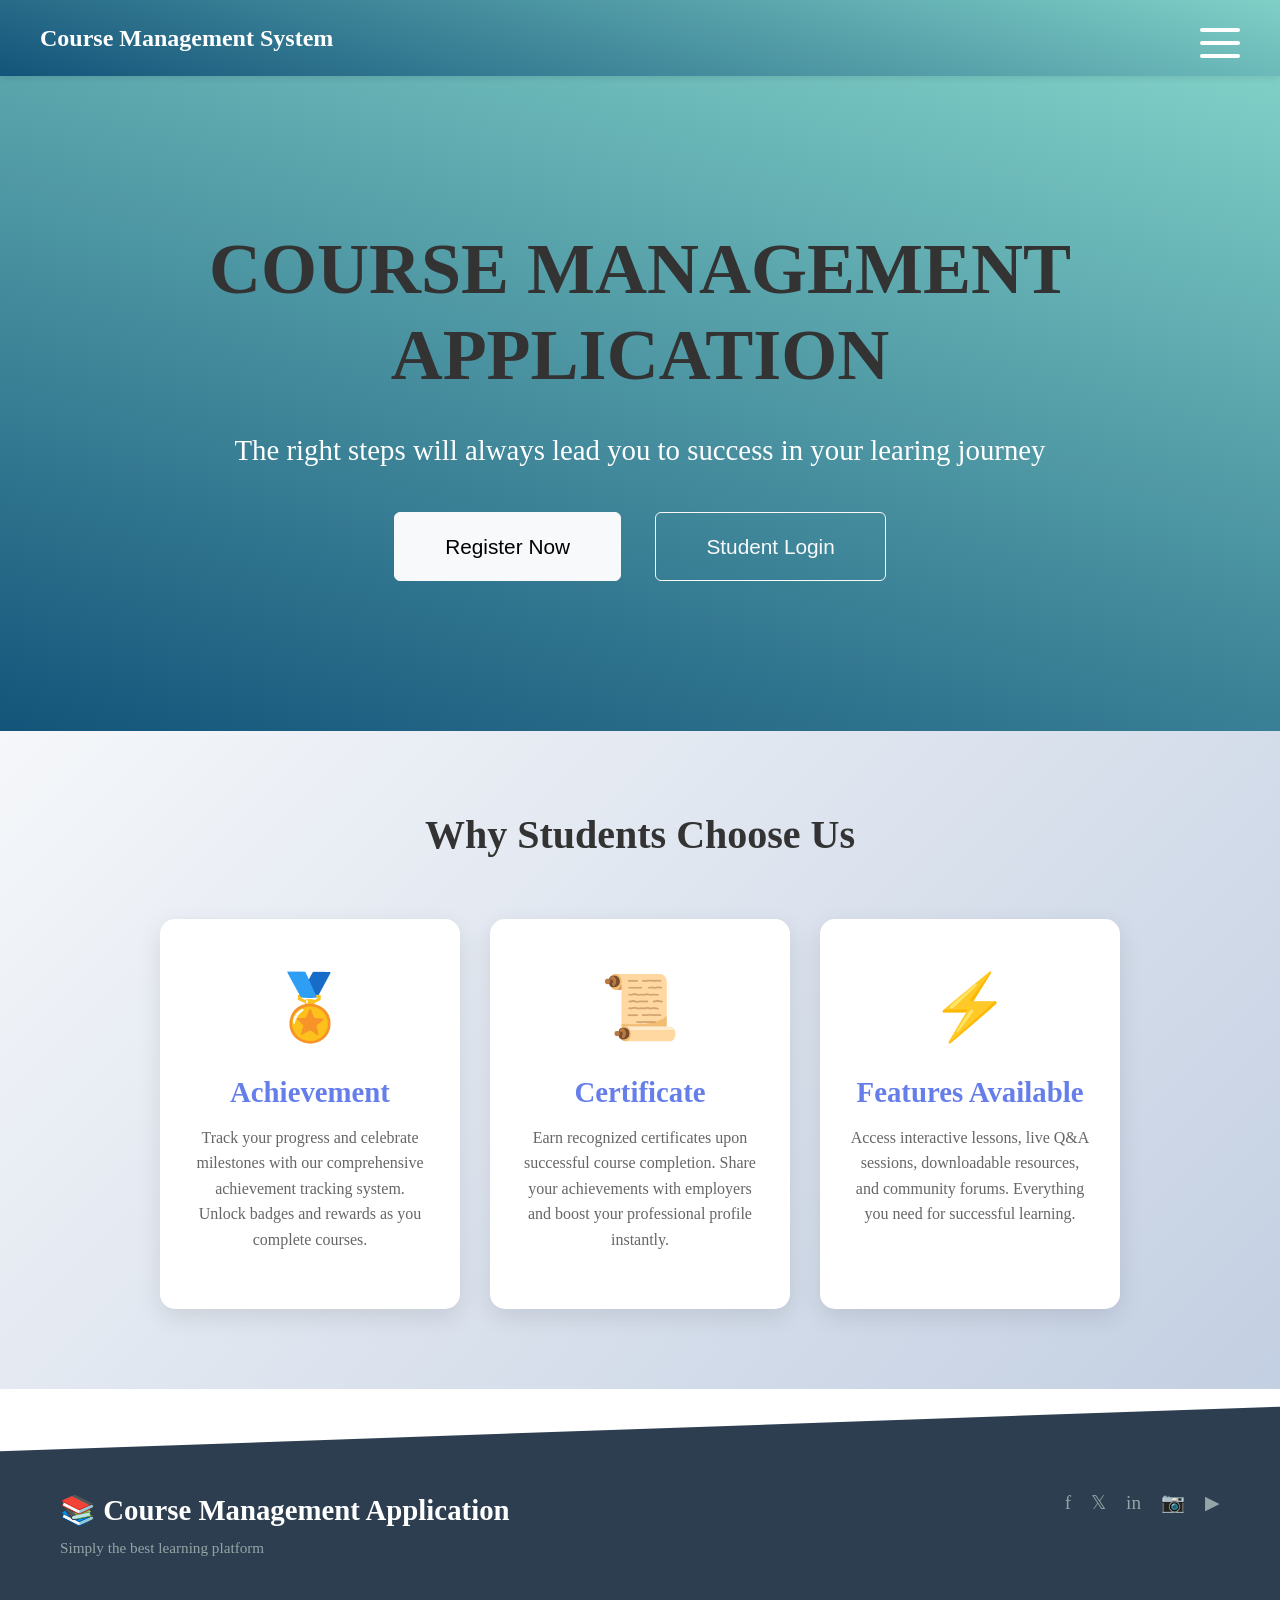
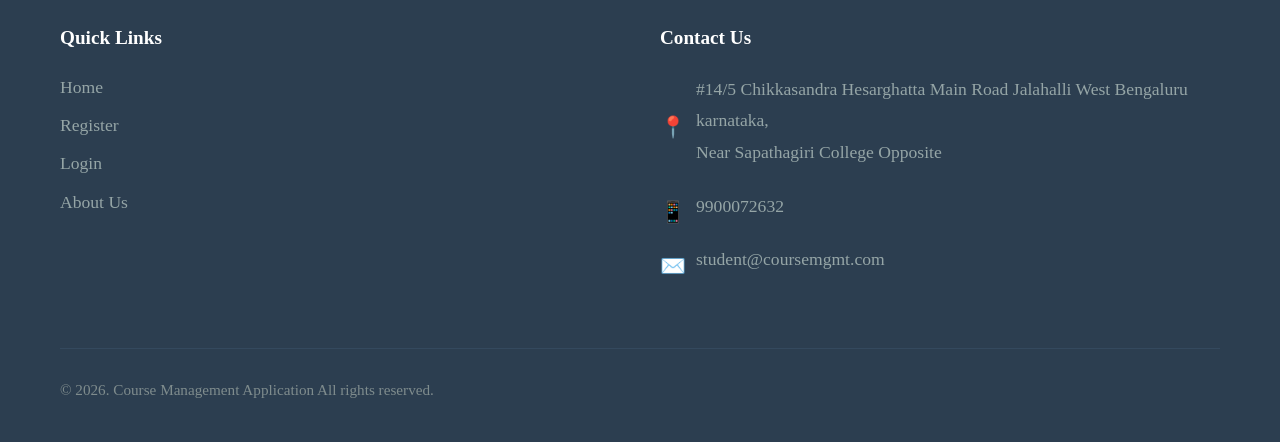
<file: MCA/Project/templates/index.html>
<!DOCTYPE html>
<html>
<head>
    <title>Course Management System</title>
    <link href="https://cdn.jsdelivr.net/npm/bootstrap@5.3.2/dist/css/bootstrap.min.css" rel="stylesheet">
    <style>
        body {
            display: flex;
            flex-direction: column;
            min-height: 100vh;
            font-family: Arial, sans-serif;
            background-color: #f2ebeb;
        }
        
        main {
            flex: 1;
        }

        .navbar {
           background: linear-gradient(15deg, #13547a 0%, #80d0c7 100%);
            box-shadow: 0 2px 8px rgba(0,0,0,0.1);
            padding: 15px 40px;
            display: flex;
            font-family :'Times New Roman', Times, serif;
            justify-content: space-between;
            align-items: center;
        }

        .navbar-brand {
            font-weight: bold;
            font-size: 1.5rem;
            color: white !important;
            text-decoration: none;
        }

        .burger {
            position: relative;
            width: 40px;
            height: 30px;
            background: transparent;
            cursor: pointer;
            display: block;
        }

        .burger input {
            display: none;
        }

        .burger span {
            display: block;
            position: absolute;
            height: 4px;
            width: 100%;
            background: white;
            border-radius: 9px;
            opacity: 1;
            left: 0;
            transform: rotate(0deg);
            transition: .25s ease-in-out;
        }

        .burger span:nth-of-type(1) {
            top: 0px;
            transform-origin: left center;
        }

        .burger span:nth-of-type(2) {
            top: 50%;
            transform: translateY(-50%);
            transform-origin: left center;
        }

        .burger span:nth-of-type(3) {
            top: 100%;
            transform-origin: left center;
            transform: translateY(-100%);
        }

        .burger input:checked ~ span:nth-of-type(1) {
            transform: rotate(45deg);
            top: 0px;
            left: 5px;
        }

        .burger input:checked ~ span:nth-of-type(2) {
            width: 0%;
            opacity: 0;
        }

        .burger input:checked ~ span:nth-of-type(3) {
            transform: rotate(-45deg);
            top: 28px;
            left: 5px;
        }

        .nav-menu {
            font-family :'Times New Roman', Times, serif;
            display: none;
            position: absolute;
            top: 70px;
            right: 40px;
            background:linear-gradient(to bottom, #0f4c4f, #4f8fa8, #d6d3d8);
            border-radius: 8px;
            box-shadow: 0 2px 8px rgba(0,0,0,0.1);
            min-width: 200px;
            z-index: 1000;
        }

        .burger input:checked ~ .nav-menu {
            display: block;
        }

        .nav-menu a {
            display: block;
            padding: 12px 20px;
            color: white !important;
            text-decoration: none;
            transition: opacity 0.3s;
        }

        .nav-menu a:hover {
            opacity: 0.8;
        }

        .nav-link {
            color: white !important;
            margin-left: 20px;
            transition: opacity 0.3s;
        }

        .nav-link:hover {
            opacity: 0.8;
        }

        .hero-section {
            background: linear-gradient(15deg, #13547a 0%, #80d0c7 100%);
            color: white;
            padding: 150px 80px;
            text-align: center;
        }

        .hero-section h1 {
            font-family :'Times New Roman', Times, serif;
            font-size: 4.5rem;
            font-weight: bold;
            margin-bottom: 30px;
        }

        .hero-section p {
            font-family :'Times New Roman', Times, serif;
            font-size: 1.8rem;
            margin-bottom: 40px;
        }

        .btn-hero {
            margin: 0 15px;
            padding: 18px 50px;
            font-size: 1.3rem;
        }

        footer {
            font-family :'Times New Roman', Times, serif;
            background: #2c3e50;
            color: white;
            padding: 100px 60px 40px 60px;
            margin-top: auto;
            font-size: 1.1rem;
            position: relative;
            overflow: hidden;
        }

        footer::before {
            content: '';
            position: absolute;
            top: -40px;
            left: 0;
            width: 100%;
            height: 80px;
            background: white;
            transform: skewY(-2deg);
            z-index: 0;
        }

        .footer-content {
            position: relative;
            z-index: 1;
        }

        .footer-top {
            display: flex;
            justify-content: space-between;
            align-items: flex-start;
            margin-bottom: 50px;
            flex-wrap: wrap;
            gap: 40px;
        }

        .footer-logo {
            font-size: 1.8rem;
            font-weight: bold;
            display: flex;
            align-items: center;
            gap: 10px;
        }

        .footer-tagline {
            color: #95a5a6;
            font-size: 0.95rem;
            margin-top: 5px;
        }

        .footer-social {
            display: flex;
            gap: 20px;
            align-items: center;
        }

        .footer-social a {
            font-family :'Times New Roman', Times, serif;
            color: #95a5a6;
            text-decoration: none;
            font-size: 1.2rem;
            transition: color 0.3s;
        }

        .footer-social a:hover {
            color: #667eea;
        }

        .footer-columns {
            display: grid;
            grid-template-columns: repeat(auto-fit, minmax(250px, 1fr));
            gap: 40px;
            margin-bottom: 50px;
        }

        .footer-column h4 {
            font-family :'Times New Roman', Times, serif;
            font-size: 1.2rem;
            font-weight: bold;
            margin-bottom: 25px;
            color: white;
        }

        .footer-column ul {
            list-style: none;
            padding: 0;
            margin: 0;
        }

        .footer-column ul li {
            margin-bottom: 12px;
        }

        .footer-column ul li a {
            color: #95a5a6;
            text-decoration: none;
            transition: color 0.3s;
        }

        .footer-column ul li a:hover {
            color: #667eea;
        }

        .footer-column p {
            font-family :'Times New Roman', Times, serif;
            color: #95a5a6;
            line-height: 1.8;
            margin-bottom: 10px;
        }

        .footer-contact {
            display: flex;
            align-items: center;
            gap: 10px;
            margin-bottom: 12px;
            color: #95a5a6;
        }

        .footer-contact-icon {
            font-size: 1.3rem;
            color: #667eea;
        }

        .footer-subscribe {
            display: flex;
            gap: 10px;
        }

        .footer-subscribe input {
            flex: 1;
            padding: 12px 15px;
            border: none;
            border-radius: 5px;
            background: white;
            color: #333;
        }

        .footer-subscribe button {
            padding: 12px 25px;
            background: #ff6b35;
            color: white;
            border: none;
            border-radius: 5px;
            cursor: pointer;
            font-weight: bold;
            transition: background 0.3s;
        }

        .footer-subscribe button:hover {
            background: #ff5722;
        }

        .footer-bottom {
            display: flex;
            justify-content: space-between;
            align-items: center;
            padding-top: 30px;
            border-top: 1px solid #34495e;
            flex-wrap: wrap;
            gap: 20px;
        }

        .footer-bottom p {
            color: #7f8c8d;
            font-size: 0.95rem;
            margin: 0;
        }

        .container {
            width: 400px;
            margin: 60px auto;
            padding: 20px;
            background: white;
            border-radius: 8px;
            box-shadow: 0 0 10px rgba(0,0,0,0.1);
        }

        h1 {
            text-align: center;
            color: #333;
        }

        label {
            display: block;
            margin-top: 10px;
        }

        input, select {
            width: 100%;
            padding: 8px;
            margin-top: 5px;
        }

        button {
            margin-top: 15px;
            width: 100%;
            padding: 10px;
            background: #007BFF;
            color: white;
            border: none;
            border-radius: 5px;
            cursor: pointer;
        }

        button:hover {
            background: #0056b3;
        }

        /* Achievement Cards Section */
        .achievement-section {
            padding: 80px 40px;
            background: linear-gradient(135deg, #f5f7fa 0%, #c3cfe2 100%);
        }

        .achievement-section h2 {
            font-family :'Times New Roman', Times, serif;
            text-align: center;
            color: #333;
            font-size: 2.5rem;
            font-weight: bold;
            margin-bottom: 60px;
        }

        .achievement-cards-container {
            display: flex;
            justify-content: center;
            gap: 30px;
            flex-wrap: wrap;
        }

        .achievement-card {
            background: white;
            border-radius: 15px;
            padding: 40px 30px;
            width: 300px;
            box-shadow: 0 8px 25px rgba(0, 0, 0, 0.1);
            text-align: center;
            transition: transform 0.3s ease, box-shadow 0.3s ease;
        }

        .achievement-card:hover {
            transform: translateY(-10px);
            box-shadow: 0 15px 40px rgba(102, 126, 234, 0.3);
        }

        .achievement-card-icon {
            font-size: 4rem;
            margin-bottom: 20px;
            display: block;
        }

        .achievement-card h3 {
            font-family :'Times New Roman', Times, serif;
            color: #667eea;
            font-size: 1.8rem;
            font-weight: bold;
            margin-bottom: 15px;
        }

        .achievement-card p {
            font-family :'Times New Roman', Times, serif;
            color: #666;
            font-size: 1rem;
            line-height: 1.6;
        }
    </style>
</head>
<body>

<!-- NAVIGATION BAR -->
<nav class="navbar">
    <a class="navbar-brand" href="/">Course Management System</a>
    <label class="burger" for="burger">
        <input type="checkbox" id="burger">
        <span></span>
        <span></span>
        <span></span>
        <div class="nav-menu">
            <a href="/">Home</a>
            <a href="/register">Register</a>
            <a href="/student_login">Student Login</a>
            <a href="/admin_login">Admin Login</a>
            <a href="/about">About Us</a>
        </div>
    </label>
</nav>

<main>
    <!-- HERO SECTION -->
    <div class="hero-section">
        <h1>COURSE MANAGEMENT APPLICATION</h1>
        <p>The right steps will always lead you to success in your learing journey</p>
        <a href="/register" class="btn btn-light btn-hero">Register Now</a>
        <a href="/student_login" class="btn btn-outline-light btn-hero">Student Login</a>
    </div>

    <!-- ACHIEVEMENT SECTION -->
    <section class="achievement-section">
        <h2>Why Students Choose Us</h2>
        <div class="achievement-cards-container">
            <div class="achievement-card">
                <span class="achievement-card-icon">🏅</span>
                <h3>Achievement</h3>
                <p>Track your progress and celebrate milestones with our comprehensive achievement tracking system. Unlock badges and rewards as you complete courses.</p>
            </div>
            <div class="achievement-card">
                <span class="achievement-card-icon">📜</span>
                <h3>Certificate</h3>
                <p>Earn recognized certificates upon successful course completion. Share your achievements with employers and boost your professional profile instantly.</p>
            </div>
            <div class="achievement-card">
                <span class="achievement-card-icon">⚡</span>
                <h3>Features Available</h3>
                <p>Access interactive lessons, live Q&A sessions, downloadable resources, and community forums. Everything you need for successful learning.</p>
            </div>
        </div>
    </section>

   
</main>

<!-- FOOTER -->
<footer>
    <div class="footer-content">
        <div class="footer-top">
            <div>
                <div class="footer-logo">📚 Course Management Application</div>
                <p class="footer-tagline">Simply the best learning platform</p>
            </div>
            <div class="footer-social">
                <a href="#" title="Facebook">f</a>
                <a href="#" title="Twitter">𝕏</a>
                <a href="#" title="LinkedIn">in</a>
                <a href="#" title="Instagram">📷</a>
                <a href="#" title="YouTube">▶</a>
            </div>
        </div>

        <div class="footer-columns">
            <div class="footer-column">
                <h4>Quick Links</h4>
                <ul>
                    <li><a href="/">Home</a></li>
                    <li><a href="/register">Register</a></li>
                    <li><a href="/student_login">Login</a></li>
                    <li><a href="/about">About Us</a></li>
                </ul>
            </div>

            <div class="footer-column">
                <h4>Contact Us</h4>
                <div class="footer-contact">
                    <span class="footer-contact-icon">📍</span>
                    <p>#14/5 Chikkasandra Hesarghatta Main Road Jalahalli West Bengaluru karnataka,<br> Near Sapathagiri College Opposite</p>
                </div>
                <div class="footer-contact">
                    <span class="footer-contact-icon">📱</span>
                    <p>9900072632 
                </div>
                <div class="footer-contact">
                    <span class="footer-contact-icon">✉️</span>
                    <p>student@coursemgmt.com</p>
                </div>
            </div>
        </div>

        <div class="footer-bottom">
            <p>&copy; 2026. Course Management Application All rights reserved.</p>
        </div>
    </div>
</footer>

<script src="https://cdn.jsdelivr.net/npm/bootstrap@5.3.2/dist/js/bootstrap.bundle.min.js"></script>

<script>
    const burgerCheckbox = document.getElementById('burger');
    const burgerLabel = document.querySelector('.burger');
    const navLinks = document.querySelectorAll('.nav-menu a');

    // Close menu when a navigation link is clicked
    navLinks.forEach(link => {
        link.addEventListener('click', function(e) {
            burgerCheckbox.checked = false;
        });
    });

    // Close menu when clicking outside of the burger/menu area
    document.addEventListener('click', function(event) {
        // Check if the click is outside the burger menu
        if (!burgerLabel.contains(event.target)) {
            burgerCheckbox.checked = false;
        }
    });

    // Prevent closing when clicking inside the burger element itself (except links)
    burgerLabel.addEventListener('click', function(event) {
        if (event.target.tagName === 'A') {
            return;
        }
    });
</script>

</body>
</html>
</file>
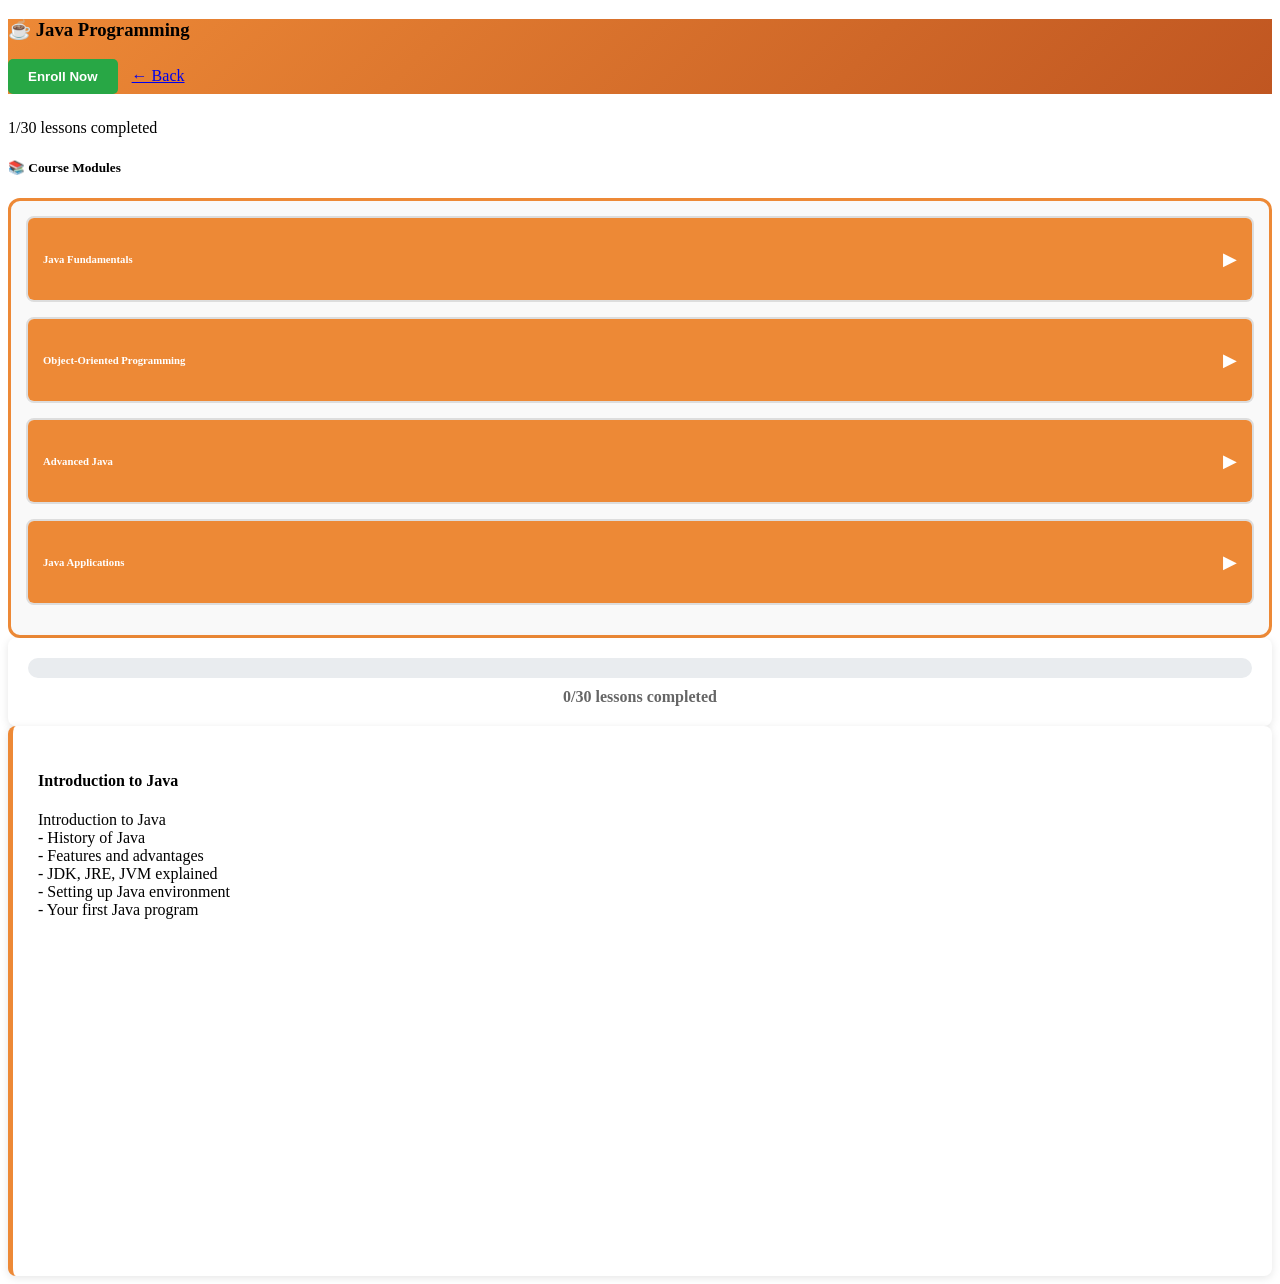
<file: MCA/Project/templates/java.html>
<!DOCTYPE html>
<html>
<head>
    <title>Java - Course</title>
    
    <style>
        .modules-container {
            background: #f9f9f9;
            border-radius: 12px;
            border: 3px solid #ed8936;
            max-height: 600px;
            overflow-y: auto;
            padding: 15px;
        }
        .module-card {
            margin-bottom: 15px;
            border: 2px solid #ddd;
            border-radius: 8px;
            overflow: hidden;
        }
        .module-header {
            background: #ed8936;
            color: white;
            padding: 10px 15px;
            cursor: pointer;
            display: flex;
            justify-content: space-between;
            align-items: center;
        }
        .module-header:hover {
            background: #d17a00;
        }
        .toggle-icon {
            font-size: 18px;
            transition: transform 0.3s;
        }
        .lessons-container {
            padding: 10px;
        }
        .lesson-btn {
            width: 100%;
            padding: 8px 12px;
            margin-bottom: 5px;
            background: white;
            border: 2px solid #ed8936;
            color: #ed8936;
            border-radius: 6px;
            cursor: pointer;
            font-size: 14px;
            transition: all 0.3s ease;
            text-align: left;
        }
        .lesson-btn:hover {
            background: #ed8936;
            color: white;
        }
        .lesson-btn.completed {
            background: #28a745;
            border-color: #28a745;
            color: white;
        }
        .progress-container {
            background: white;
            padding: 20px;
            border-radius: 8px;
            box-shadow: 0 2px 8px rgba(0,0,0,0.1);
        }
        .progress-bar-bg {
            width: 100%;
            height: 20px;
            background: #e9ecef;
            border-radius: 10px;
            overflow: hidden;
            margin-bottom: 10px;
        }
        .progress-bar-fill {
            height: 100%;
            background: linear-gradient(90deg, #ed8936, #f59e0b);
            width: 0%;
            transition: width 0.3s ease;
            border-radius: 10px;
        }
        .progress-text {
            text-align: center;
            color: #666;
            font-weight: bold;
        }
        .lesson-display {
            background: white;
            border-radius: 8px;
            padding: 25px;
            border-left: 5px solid #ed8936;
            box-shadow: 0 2px 8px rgba(0,0,0,0.1);
            min-height: 500px;
        }
        .subscribe-btn {
            padding: 10px 20px;
            background: #28a745;
            color: white;
            border: none;
            border-radius: 5px;
            cursor: pointer;
            font-weight: bold;
            transition: all 0.3s ease;
        }
        .subscribe-btn:hover {
            background: #218838;
        }
        /* Payment Modal Styles */
        .payment-modal {
            display: none;
            position: fixed;
            z-index: 1000;
            left: 0;
            top: 0;
            width: 100%;
            height: 100%;
            background-color: rgba(0,0,0,0.4);
        }
        .payment-modal.show {
            display: flex;
            align-items: center;
            justify-content: center;
        }
        .modal-content {
            background: white;
            padding: 30px;
            border-radius: 10px;
            width: 90%;
            max-width: 500px;
            box-shadow: 0 4px 20px rgba(0,0,0,0.2);
        }
        .modal-header {
            display: flex;
            justify-content: space-between;
            align-items: center;
            margin-bottom: 20px;
            border-bottom: 2px solid #ed8936;
            padding-bottom: 15px;
        }
        .modal-header h2 {
            color: #ed8936;
            margin: 0;
        }
        .close {
            color: #aaa;
            font-size: 28px;
            font-weight: bold;
            cursor: pointer;
        }
        .close:hover {
            color: #000;
        }
        .form-group {
            margin-bottom: 15px;
        }
        .form-group label {
            display: block;
            margin-bottom: 5px;
            color: #333;
            font-weight: bold;
        }
        .form-group input {
            width: 100%;
            padding: 10px;
            border: 1px solid #ddd;
            border-radius: 5px;
            box-sizing: border-box;
        }
        .payment-methods {
            margin-bottom: 20px;
        }
        .payment-method {
            display: flex;
            align-items: center;
            padding: 10px;
            border: 2px solid #ddd;
            border-radius: 5px;
            margin-bottom: 10px;
            cursor: pointer;
        }
        .payment-method input {
            margin-right: 10px;
            width: auto;
        }
        .payment-method.selected {
            border-color: #ed8936;
            background: #fff7f0;
        }
        .pay-button {
            width: 100%;
            padding: 12px;
            background: #28a745;
            color: white;
            border: none;
            border-radius: 5px;
            font-size: 16px;
            font-weight: bold;
            cursor: pointer;
            transition: all 0.3s ease;
        }
        .pay-button:hover {
            background: #218838;
        }
        .price-display {
            text-align: center;
            font-size: 18px;
            color: #ed8936;
            margin-bottom: 20px;
            padding: 15px;
            background: #fff7f0;
            border-radius: 5px;
        }
        .price-display strong {
            font-size: 24px;
        }
    </style>
</head>
<body class="bg-light">

<!-- HEADER -->
<header class="subject-header" style="background: linear-gradient(135deg, #ed8936 0%, #c05621 100%);">
    <div class="header-container">
        <div class="header-left">
            <h3 class="academic-name">☕ Java Programming</h3>
        </div>
        <div class="header-right">
            <button class="subscribe-btn" onclick="openPaymentModal()">Enroll Now</button>
            <a href="/dashboard" class="btn btn-light" style="margin-left: 10px;">← Back</a>
        </div>
    </div>
</header>

<!-- CONTENT -->
<div class="container mt-5 mb-5">
    <!-- Progress Bar -->
    <div class="progress mb-4" style="height: 25px;">
        <div class="progress-bar bg-success" role="progressbar" style="width: 0%;" id="progressBar"></div>
    </div>
    <div class="text-center mb-3" id="progressText">0/30 lessons completed</div>

    <div class="row">
        <!-- MODULES SIDEBAR -->
        <div class="col-md-4">
            <h5 class="mb-3">📚 Course Modules</h5>
            <div class="modules-container" id="modulesContainer">
                <!-- Modules will be generated by JavaScript -->
            </div>
        </div>

        <!-- LESSON DISPLAY -->
        <div class="col-md-8">
            <div class="progress-container mb-4">
                <div class="progress-bar-bg">
                    <div class="progress-bar-fill" id="progressBar"></div>
                </div>
                <div class="progress-text" id="progressText">0/30 lessons completed</div>
            </div>
            <div class="lesson-display" id="lessonDisplay">
                <h4 id="lessonTitle">Lesson Title</h4>
                <div id="lessonContent">
                    <!-- Content will be loaded here -->
                </div>
            </div>
        </div>
    </div>
</div>


<!-- PAYMENT MODAL -->
<div id="paymentModal" class="payment-modal">
    <div class="modal-content">
        <div class="modal-header">
            <h2>Enroll in Java Course</h2>
            <span class="close" onclick="closePaymentModal()">&times;</span>
        </div>

        <div class="price-display">
            Course Price: <strong>₹499</strong> / One-time payment
        </div>

        <div class="payment-methods">
            <h5>Select Payment Method:</h5>
            <label class="payment-method">
                <input type="radio" name="payment" value="credit" checked onchange="selectPayment('credit')">
                💳 Credit Card
            </label>
            <label class="payment-method">
                <input type="radio" name="payment" value="debit" onchange="selectPayment('debit')">
                🏦 Debit Card
            </label>
            <label class="payment-method">
                <input type="radio" name="payment" value="upi" onchange="selectPayment('upi')">
                📱 UPI
            </label>
            <label class="payment-method">
                <input type="radio" name="payment" value="netbanking" onchange="selectPayment('netbanking')">
                🏧 Net Banking
            </label>
        </div>

        <div id="paymentForm"></div>
        <button class="pay-button" onclick="processPayment()">Complete Payment</button>
    </div>
</div>

<script src="https://cdn.jsdelivr.net/npm/bootstrap@5.3.2/dist/js/bootstrap.bundle.min.js"></script>
<script src="https://cdn.jsdelivr.net/npm/bootstrap@5.3.2/dist/js/bootstrap.bundle.min.js"></script>
<script>
    const javaModules = [
        {
            title: "Java Fundamentals",
            lessons: [
                {title: "Introduction to Java", content: "Introduction to Java\n- History of Java\n- Features and advantages\n- JDK, JRE, JVM explained\n- Setting up Java environment\n- Your first Java program"},
                {title: "Variables & Data Types", content: "Variables & Data Types\n- Primitive types: int, float, double, boolean\n- Variables and naming conventions\n- Type casting\n- Constants and final keyword\n- String class basics"},
                {title: "Operators", content: "Operators\n- Arithmetic operators\n- Comparison operators\n- Logical operators\n- Assignment operators\n- Bitwise operators"},
                {title: "Control Flow - Conditional", content: "Control Flow - Conditional\n- if, else if, else statements\n- Switch case statements\n- Ternary operator\n- Best practices\n- Common pitfalls"},
                {title: "Control Flow - Loops", content: "Control Flow - Loops\n- for loops\n- while and do-while loops\n- Enhanced for loop\n- break and continue\n- Nested loops"},
                {title: "Methods - Part 1", content: "Methods - Part 1\n- Method declaration and definition\n- Parameters and return types\n- Method overloading\n- Variable arguments (varargs)\n- Recursion basics"},
                {title: "Methods - Part 2", content: "Methods - Part 2\n- Method access modifiers\n- Static methods\n- Method best practices\n- Documentation with Javadoc\n- Testing methods"},
                {title: "Array Basics", content: "Array Basics\n- Arrays declaration and initialization\n- Accessing array elements\n- Array length\n- Multi-dimensional arrays\n- Array limitations"}
            ]
        },
        {
            title: "Object-Oriented Programming",
            lessons: [
                {title: "String Handling", content: "String Handling\n- String creation\n- String methods\n- String immutability\n- StringBuilder and StringBuffer\n- String comparison"},
                {title: "Classes & Objects - Part 1", content: "Classes & Objects - Part 1\n- Class declaration\n- Fields and methods\n- Constructors\n- this keyword\n- Object creation"},
                {title: "Classes & Objects - Part 2", content: "Classes & Objects - Part 2\n- Access modifiers: public, private, protected\n- Getters and setters\n- Static variables\n- Instance vs static\n- Class methods"},
                {title: "OOP Concepts", content: "Object-Oriented Programming\n- Abstraction\n- Encapsulation\n- Inheritance\n- Polymorphism\n- Composition"},
                {title: "Inheritance - Part 1", content: "Inheritance - Part 1\n- Extends keyword\n- Super keyword\n- Method overriding\n- Access modifiers in inheritance\n- Method resolution order"},
                {title: "Inheritance - Part 2", content: "Inheritance - Part 2\n- Constructor chaining\n- Calling parent constructors\n- Object class methods\n- instanceof operator\n- Type casting"},
                {title: "Interfaces - Part 1", content: "Interfaces - Part 1\n- Interface declaration\n- Implementing interfaces\n- Interface methods\n- Default methods\n- Multiple inheritance"},
                {title: "Interfaces - Part 2", content: "Interfaces - Part 2\n- Static methods in interfaces\n- Comparable and Comparator\n- Functional interfaces\n- Marker interfaces\n- Best practices"}
            ]
        },
        {
            title: "Advanced Java",
            lessons: [
                {title: "Packages & Import", content: "Packages & Import\n- Package naming conventions\n- Creating packages\n- Import statements\n- Static imports\n- Package access control"},
                {title: "Exception Handling - Part 1", content: "Exception Handling - Part 1\n- try, catch, finally blocks\n- Exception hierarchy\n- Checked vs unchecked exceptions\n- Multiple catch blocks\n- Resource management"},
                {title: "Exception Handling - Part 2", content: "Exception Handling - Part 2\n- throw and throws keywords\n- Custom exceptions\n- Try with resources\n- Best practices\n- Common exceptions"},
                {title: "Collections Framework - Part 1", content: "Collections Framework - Part 1\n- ArrayList vs Array\n- LinkedList\n- HashSet\n- TreeSet\n- Collection interface"},
                {title: "Collections Framework - Part 2", content: "Collections Framework - Part 2\n- HashMap and Hashtable\n- TreeMap\n- Collections utility class\n- Iterators\n- Generics basics"},
                {title: "Generics", content: "Generics\n- Generic classes\n- Generic methods\n- Bounded type parameters\n- Wildcards\n- Type erasure"},
                {title: "Lambda Expressions", content: "Lambda Expressions\n- Functional programming concepts\n- Lambda syntax\n- Functional interfaces\n- Method references\n- Streams introduction"},
                {title: "Streams API", content: "Streams API\n- Creating streams\n- Intermediate operations\n- Terminal operations\n- map, filter, reduce\n- Parallel streams"}
            ]
        },
        {
            title: "Java Applications",
            lessons: [
                {title: "File I/O", content: "File I/O\n- File class\n- FileReader and FileWriter\n- BufferedReader and BufferedWriter\n- try with resources\n- File operations"},
                {title: "Serialization", content: "Serialization\n- Serializable interface\n- ObjectInputStream and ObjectOutputStream\n- Serialization process\n- Deserialization\n- Common issues"},
                {title: "Multithreading - Part 1", content: "Multithreading - Part 1\n- Thread class and Runnable\n- Creating threads\n- Thread lifecycle\n- Thread states\n- Naming threads"},
                {title: "Multithreading - Part 2", content: "Multithreading - Part 2\n- Synchronization\n- Lock and Semaphore\n- Deadlock prevention\n- Thread communication\n- Best practices"},
                {title: "Database Connectivity", content: "Database Connectivity\n- JDBC basics\n- Database connections\n- Statements and PreparedStatements\n- ResultSet\n- Connection pooling"},
                {title: "Review & Project", content: "Review & Project\n- Best practices summary\n- Design patterns overview\n- Code optimization\n- Debugging techniques\n- Next steps in Java"}
            ]
        }
    ];

    let completedLessons = JSON.parse(localStorage.getItem('javaProgress') || '[]');

    function openPaymentModal() {
        document.getElementById('paymentModal').classList.add('show');
        selectPayment('credit');
    }

    function closePaymentModal() {
        document.getElementById('paymentModal').classList.remove('show');
    }

    function selectPayment(method) {
        const form = document.getElementById('paymentForm');
        if (method === 'credit') {
            form.innerHTML = `
                <div class="form-group">
                    <label>Cardholder Name</label>
                    <input type="text" placeholder="Enter name on card" required>
                </div>
                <div class="form-group">
                    <label>Card Number</label>
                    <input type="text" placeholder="1234 5678 9012 3456" maxlength="19" required>
                </div>
                <div style="display: grid; grid-template-columns: 1fr 1fr; gap: 10px;">
                    <div class="form-group">
                        <label>Expiry Date</label>
                        <input type="text" placeholder="MM/YY" maxlength="5" required>
                    </div>
                    <div class="form-group">
                        <label>CVV</label>
                        <input type="text" placeholder="123" maxlength="3" required>
                    </div>
                </div>
            `;
        } else if (method === 'debit') {
            form.innerHTML = `
                <div class="form-group">
                    <label>Cardholder Name</label>
                    <input type="text" placeholder="Enter name on card" required>
                </div>
                <div class="form-group">
                    <label>Card Number</label>
                    <input type="text" placeholder="1234 5678 9012 3456" maxlength="19" required>
                </div>
                <div style="display: grid; grid-template-columns: 1fr 1fr; gap: 10px;">
                    <div class="form-group">
                        <label>Expiry Date</label>
                        <input type="text" placeholder="MM/YY" maxlength="5" required>
                    </div>
                    <div class="form-group">
                        <label>CVV</label>
                        <input type="text" placeholder="123" maxlength="3" required>
                    </div>
                </div>
            `;
        } else if (method === 'upi') {
            form.innerHTML = `
                <div class="form-group">
                    <label>UPI ID</label>
                    <input type="text" placeholder="yourname@bank" required>
                </div>
                <div style="text-align: center; padding: 20px; background: #f0f5ff; border-radius: 5px; margin: 15px 0;">
                    <p style="margin: 0; color: #666;">Click "Complete Payment" to proceed with UPI verification</p>
                </div>
            `;
        } else if (method === 'netbanking') {
            form.innerHTML = `
                <div class="form-group">
                    <label>Select Bank</label>
                    <select style="width: 100%; padding: 10px; border: 1px solid #ddd; border-radius: 5px; box-sizing: border-box;">
                        <option>Choose your bank</option>
                        <option>State Bank of India (SBI)</option>
                        <option>HDFC Bank</option>
                        <option>ICICI Bank</option>
                        <option>Axis Bank</option>
                        <option>Punjab National Bank</option>
                    </select>
                </div>
                <div style="text-align: center; padding: 20px; background: #f0f5ff; border-radius: 5px; margin: 15px 0;">
                    <p style="margin: 0; color: #666;">You will be redirected to your bank's website</p>
                </div>
            `;
        }
    }

    function processPayment() {
        const selectedMethod = document.querySelector('input[name="payment"]:checked').value;
        alert(`✅ Payment of ₹499 processed via ${selectedMethod.toUpperCase()}!\n\nCourse access activated. Enjoy your learning!`);
        closePaymentModal();
    }

    window.onclick = function(event) {
        const modal = document.getElementById('paymentModal');
        if (event.target == modal) {
            closePaymentModal();
        }
    }

    function loadModules() {
        const container = document.getElementById('modulesContainer');
        javaModules.forEach((module, moduleIndex) => {
            const moduleDiv = document.createElement('div');
            moduleDiv.className = 'module-card';
            moduleDiv.innerHTML = `
                <div class="module-header" onclick="toggleModule(${moduleIndex})">
                    <h6>${module.title}</h6>
                    <span class="toggle-icon">▶</span>
                </div>
                <div class="lessons-container" id="lessons-${moduleIndex}" style="display: none;">
                    ${module.lessons.map((lesson, lessonIndex) => `
                        <button class="lesson-btn ${completedLessons.includes(`${moduleIndex}-${lessonIndex}`) ? 'completed' : ''}" onclick="loadLesson(${moduleIndex}, ${lessonIndex})">
                            ${lesson.title}
                        </button>
                    `).join('')}
                </div>
            `;
            container.appendChild(moduleDiv);
        });
    }

    function toggleModule(moduleIndex) {
        const lessonsDiv = document.getElementById(`lessons-${moduleIndex}`);
        const icon = lessonsDiv.previousElementSibling.querySelector('.toggle-icon');
        if (lessonsDiv.style.display === 'none') {
            lessonsDiv.style.display = 'block';
            icon.textContent = '▼';
        } else {
            lessonsDiv.style.display = 'none';
            icon.textContent = '▶';
        }
    }

    function loadLesson(moduleIndex, lessonIndex) {
        const lesson = javaModules[moduleIndex].lessons[lessonIndex];
        document.getElementById('lessonTitle').textContent = lesson.title;
        document.getElementById('lessonContent').innerHTML = lesson.content.replace(/\n/g, '<br>');
        
        // Mark as completed
        const lessonId = `${moduleIndex}-${lessonIndex}`;
        if (!completedLessons.includes(lessonId)) {
            completedLessons.push(lessonId);
            localStorage.setItem('javaProgress', JSON.stringify(completedLessons));
            updateProgress();
            // Update button
            const btn = document.querySelector(`[onclick="loadLesson(${moduleIndex}, ${lessonIndex})"]`);
            btn.classList.add('completed');
        }
    }

    function updateProgress() {
        const totalLessons = javaModules.reduce((sum, module) => sum + module.lessons.length, 0);
        const progressPercent = (completedLessons.length / totalLessons) * 100;
        document.getElementById('progressBar').style.width = progressPercent + '%';
        document.getElementById('progressText').textContent = `${completedLessons.length}/${totalLessons} lessons completed`;
    }

    loadModules();
    updateProgress();
    loadLesson(0, 0);
</script>
</body>
</html>
</file>
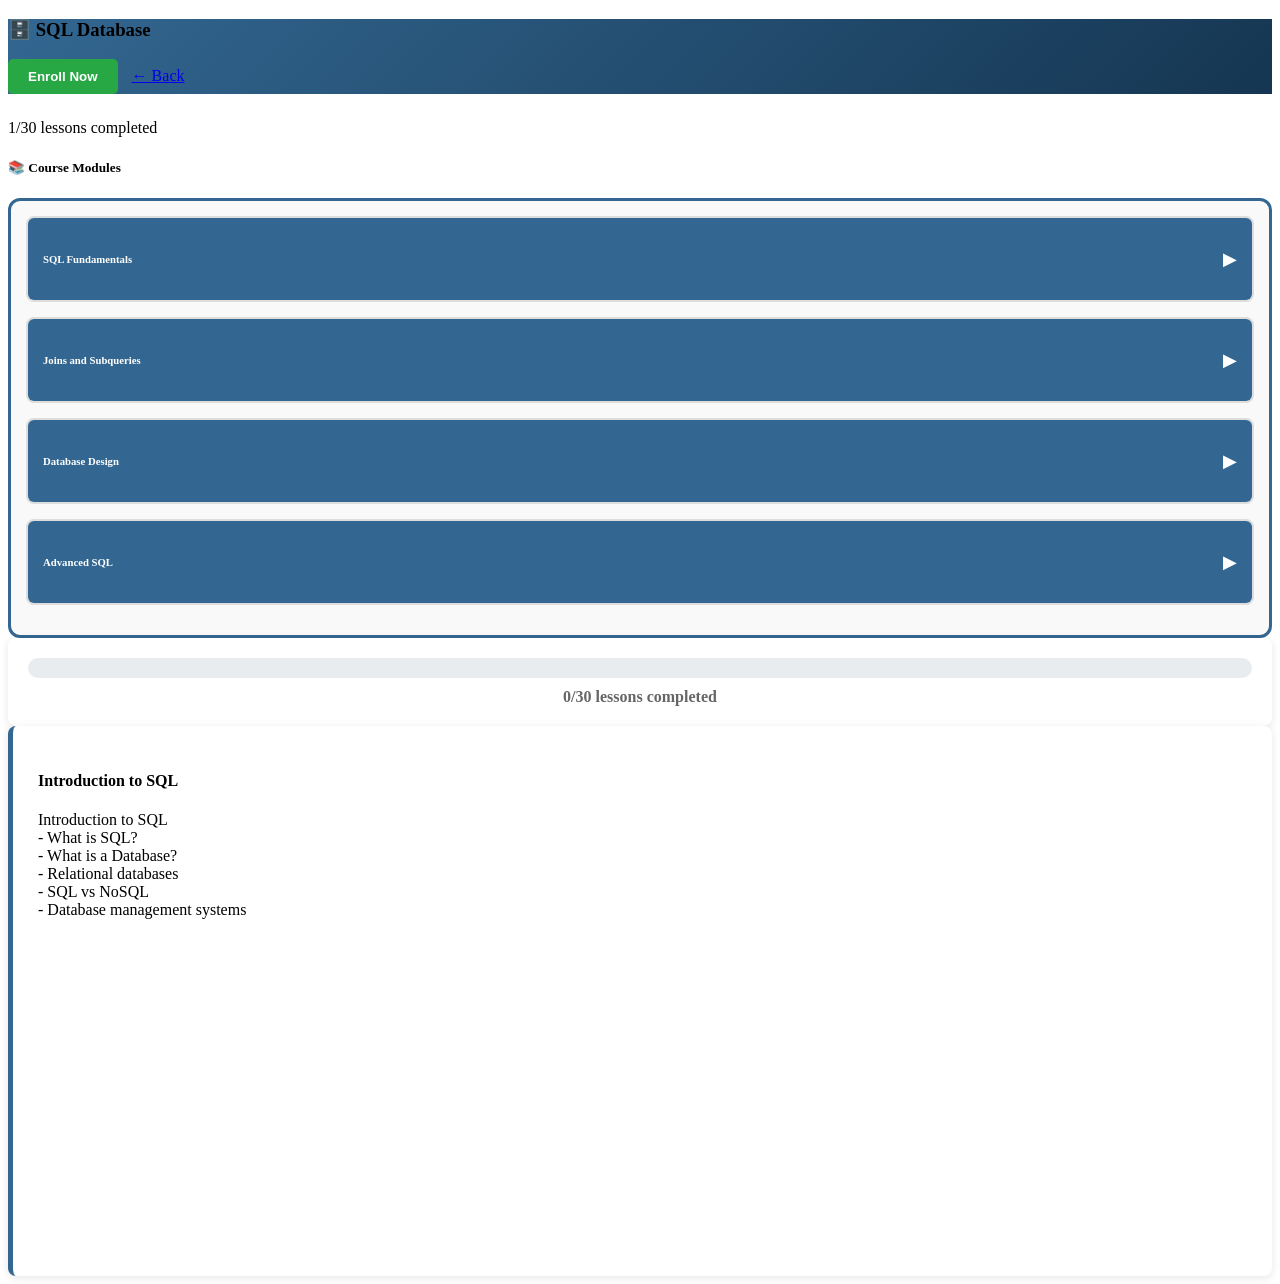
<file: MCA/Project/templates/sql.html>
<!DOCTYPE html>
<html>
<head>
    <title>SQL - Course</title>
    
   
    <style>
        .modules-container {
            background: #f9f9f9;
            border-radius: 12px;
            border: 3px solid #336791;
            max-height: 600px;
            overflow-y: auto;
            padding: 15px;
        }
        .module-card {
            margin-bottom: 15px;
            border: 2px solid #ddd;
            border-radius: 8px;
            overflow: hidden;
        }
        .module-header {
            background: #336791;
            color: white;
            padding: 10px 15px;
            cursor: pointer;
            display: flex;
            justify-content: space-between;
            align-items: center;
        }
        .module-header:hover {
            background: #2a5a7a;
        }
        .toggle-icon {
            font-size: 18px;
            transition: transform 0.3s;
        }
        .lessons-container {
            padding: 10px;
        }
        .lesson-btn {
            width: 100%;
            padding: 8px 12px;
            margin-bottom: 5px;
            background: white;
            border: 2px solid #336791;
            color: #336791;
            border-radius: 6px;
            cursor: pointer;
            font-size: 14px;
            transition: all 0.3s ease;
            text-align: left;
        }
        .lesson-btn:hover {
            background: #336791;
            color: white;
        }
        .lesson-btn.completed {
            background: #28a745;
            border-color: #28a745;
            color: white;
        }
        .progress-container {
            background: white;
            padding: 20px;
            border-radius: 8px;
            box-shadow: 0 2px 8px rgba(0,0,0,0.1);
        }
        .progress-bar-bg {
            width: 100%;
            height: 20px;
            background: #e9ecef;
            border-radius: 10px;
            overflow: hidden;
            margin-bottom: 10px;
        }
        .progress-bar-fill {
            height: 100%;
            background: linear-gradient(90deg, #336791, #4a90e2);
            width: 0%;
            transition: width 0.3s ease;
            border-radius: 10px;
        }
        .progress-text {
            text-align: center;
            color: #666;
            font-weight: bold;
        }
        .lesson-display {
            background: white;
            border-radius: 8px;
            padding: 25px;
            border-left: 5px solid #336791;
            box-shadow: 0 2px 8px rgba(0,0,0,0.1);
            min-height: 500px;
        }
        .subscribe-btn {
            padding: 10px 20px;
            background: #28a745;
            color: white;
            border: none;
            border-radius: 5px;
            cursor: pointer;
            font-weight: bold;
            transition: all 0.3s ease;
        }
        .subscribe-btn:hover {
            background: #218838;
        }
        .payment-modal {
            display: none;
            position: fixed;
            z-index: 1000;
            left: 0;
            top: 0;
            width: 100%;
            height: 100%;
            background-color: rgba(0,0,0,0.4);
        }
        .payment-modal.show {
            display: flex;
            align-items: center;
            justify-content: center;
        }
        .modal-content {
            background: white;
            padding: 30px;
            border-radius: 10px;
            width: 90%;
            max-width: 500px;
            box-shadow: 0 4px 20px rgba(0,0,0,0.2);
        }
        .modal-header {
            display: flex;
            justify-content: space-between;
            align-items: center;
            margin-bottom: 20px;
            border-bottom: 2px solid #336791;
            padding-bottom: 15px;
        }
        .modal-header h2 {
            color: #336791;
            margin: 0;
        }
        .close {
            color: #aaa;
            font-size: 28px;
            font-weight: bold;
            cursor: pointer;
        }
        .close:hover {
            color: #000;
        }
        .form-group {
            margin-bottom: 15px;
        }
        .form-group label {
            display: block;
            margin-bottom: 5px;
            color: #333;
            font-weight: bold;
        }
        .form-group input {
            width: 100%;
            padding: 10px;
            border: 1px solid #ddd;
            border-radius: 5px;
            box-sizing: border-box;
        }
        .payment-methods {
            margin-bottom: 20px;
        }
        .payment-method {
            display: flex;
            align-items: center;
            padding: 10px;
            border: 2px solid #ddd;
            border-radius: 5px;
            margin-bottom: 10px;
            cursor: pointer;
        }
        .payment-method input {
            margin-right: 10px;
            width: auto;
        }
        .payment-method.selected {
            border-color: #336791;
            background: #f0f4ff;
        }
        .pay-button {
            width: 100%;
            padding: 12px;
            background: #28a745;
            color: white;
            border: none;
            border-radius: 5px;
            font-size: 16px;
            font-weight: bold;
            cursor: pointer;
            transition: all 0.3s ease;
        }
        .pay-button:hover {
            background: #218838;
        }
        .price-display {
            text-align: center;
            font-size: 18px;
            color: #336791;
            margin-bottom: 20px;
            padding: 15px;
            background: #f0f4ff;
            border-radius: 5px;
        }
        .price-display strong {
            font-size: 24px;
        }
    </style>
</head>
<body class="bg-light">

<!-- HEADER -->
<header class="subject-header" style="background: linear-gradient(135deg, #336791 0%, #153652 100%);">
    <div class="header-container">
        <div class="header-left">
            <h3 class="academic-name">🗄️ SQL Database</h3>
        </div>
        <div class="header-right">
            <button class="subscribe-btn" onclick="openPaymentModal()">Enroll Now</button>
            <a href="/dashboard" class="btn btn-light" style="margin-left: 10px;">← Back</a>
        </div>
    </div>
</header>

<!-- CONTENT -->
<div class="container mt-5 mb-5">
    <!-- Progress Bar -->
    <div class="progress mb-4" style="height: 25px;">
        <div class="progress-bar bg-success" role="progressbar" style="width: 0%;" id="progressBar"></div>
    </div>
    <div class="text-center mb-3" id="progressText">0/30 lessons completed</div>

    <div class="row">
        <!-- MODULES SIDEBAR -->
        <div class="col-md-4">
            <h5 class="mb-3">📚 Course Modules</h5>
            <div class="modules-container" id="modulesContainer">
                <!-- Modules will be generated by JavaScript -->
            </div>
        </div>

        <!-- LESSON DISPLAY -->
        <div class="col-md-8">
            <div class="progress-container mb-4">
                <div class="progress-bar-bg">
                    <div class="progress-bar-fill" id="progressBar"></div>
                </div>
                <div class="progress-text" id="progressText">0/30 lessons completed</div>
            </div>
            <div class="lesson-display" id="lessonDisplay">
                <h4 id="lessonTitle">Lesson Title</h4>
                <div id="lessonContent">
                    <!-- Content will be loaded here -->
                </div>
            </div>
        </div>
    </div>
</div>


<!-- PAYMENT MODAL -->
<div id="paymentModal" class="payment-modal">
    <div class="modal-content">
        <div class="modal-header">
            <h2>Enroll in SQL Course</h2>
            <span class="close" onclick="closePaymentModal()">&times;</span>
        </div>
        <div class="price-display">
            Course Price: <strong>₹499</strong> / One-time payment
        </div>
        <div class="payment-methods">
            <h5>Select Payment Method:</h5>
            <label class="payment-method">
                <input type="radio" name="payment" value="credit" checked onchange="selectPayment('credit')">
                💳 Credit Card
            </label>
            <label class="payment-method">
                <input type="radio" name="payment" value="debit" onchange="selectPayment('debit')">
                🏦 Debit Card
            </label>
            <label class="payment-method">
                <input type="radio" name="payment" value="upi" onchange="selectPayment('upi')">
                📱 UPI
            </label>
            <label class="payment-method">
                <input type="radio" name="payment" value="netbanking" onchange="selectPayment('netbanking')">
                🏧 Net Banking
            </label>
        </div>
        <div id="paymentForm"></div>
        <button class="pay-button" onclick="processPayment()">Complete Payment</button>
    </div>
</div>

<script src="https://cdn.jsdelivr.net/npm/bootstrap@5.3.2/dist/js/bootstrap.bundle.min.js"></script>
<script src="https://cdn.jsdelivr.net/npm/bootstrap@5.3.2/dist/js/bootstrap.bundle.min.js"></script>
<script>
    const sqlModules = [
        {
            title: "SQL Fundamentals",
            lessons: [
                {title: "Introduction to SQL", content: "Introduction to SQL\n- What is SQL?\n- What is a Database?\n- Relational databases\n- SQL vs NoSQL\n- Database management systems"},
                {title: "Database Basics", content: "Database Basics\n- Tables, rows, columns\n- Primary keys\n- Foreign keys\n- Schemas and databases\n- Data types"},
                {title: "SELECT Statement", content: "SELECT Statement\n- Basic SELECT syntax\n- Selecting all columns (*)\n- Selecting specific columns\n- Column aliases\n- DISTINCT keyword"},
                {title: "WHERE Clause", content: "WHERE Clause\n- Filtering data\n- Comparison operators\n- Logical operators (AND, OR, NOT)\n- IN and BETWEEN\n- Null checks (IS NULL)"},
                {title: "LIKE and Wildcards", content: "LIKE and Wildcards\n- Pattern matching\n- % wildcard\n- _ wildcard\n- Escape characters\n- Case sensitivity"},
                {title: "ORDER BY", content: "ORDER BY\n- Sorting in ascending order\n- Sorting in descending order\n- Multiple column sorting\n- LIMIT clause\n- OFFSET clause"},
                {title: "Aggregate Functions", content: "Aggregate Functions\n- COUNT() function\n- SUM() function\n- AVG() function\n- MIN() and MAX()\n- NULL handling"},
                {title: "GROUP BY Clause", content: "GROUP BY Clause\n- Grouping results\n- GROUP BY with aggregates\n- HAVING clause\n- Multiple grouping columns\n- Filtering groups"}
            ]
        },
        {
            title: "Joins and Subqueries",
            lessons: [
                {title: "INNER JOIN", content: "INNER JOIN\n- Join concept\n- INNER JOIN syntax\n- ON condition\n- Join multiple tables\n- Ambiguous column names"},
                {title: "LEFT & RIGHT JOIN", content: "LEFT & RIGHT JOIN\n- LEFT OUTER JOIN\n- RIGHT OUTER JOIN\n- Null handling\n- Using aliases\n- Practical examples"},
                {title: "FULL JOIN & Self Join", content: "FULL JOIN & Self Join\n- FULL OUTER JOIN\n- Table aliases for self joins\n- Practical self join examples\n- Cross join\n- Using multiple joins"},
                {title: "Subqueries - Part 1", content: "Subqueries - Part 1\n- Scalar subqueries\n- Subqueries in WHERE\n- IN and EXISTS\n- Correlated subqueries\n- NOT IN and NOT EXISTS"},
                {title: "Subqueries - Part 2", content: "Subqueries - Part 2\n- Subqueries in FROM clause\n- Subqueries in SELECT\n- Union and Union All\n- Except and Intersect\n- Performance considerations"},
                {title: "INSERT Statement", content: "INSERT Statement\n- INSERT INTO syntax\n- Inserting single row\n- Inserting multiple rows\n- Column order\n- Default values"},
                {title: "UPDATE Statement", content: "UPDATE Statement\n- UPDATE syntax\n- WHERE condition\n- Updating multiple columns\n- Updating with expressions\n- Bulk updates"},
                {title: "DELETE Statement", content: "DELETE Statement\n- DELETE syntax\n- Deleting with conditions\n- Deleting all rows\n- Truncate vs Delete\n- Careful deletion"}
            ]
        },
        {
            title: "Database Design",
            lessons: [
                {title: "CREATE TABLE", content: "CREATE TABLE\n- Table creation syntax\n- Column definitions\n- Constraints\n- Primary keys\n- Default values"},
                {title: "Constraints", content: "Constraints\n- PRIMARY KEY\n- UNIQUE constraint\n- NOT NULL\n- CHECK constraint\n- FOREIGN KEY"},
                {title: "ALTER TABLE", content: "ALTER TABLE\n- Adding columns\n- Dropping columns\n- Renaming columns\n- Modifying columns\n- Constraints modification"},
                {title: "Indexes", content: "Indexes\n- Creating indexes\n- Index types\n- Unique indexes\n- Composite indexes\n- Dropping indexes"},
                {title: "Views", content: "Views\n- Creating views\n- Simple and complex views\n- Updating views\n- Dropping views\n- Advantages of views"},
                {title: "Transactions", content: "Transactions\n- Begin, Commit, Rollback\n- ACID properties\n- Transaction isolation\n- Lock mechanisms\n- Best practices"},
                {title: "Functions", content: "Functions\n- String functions\n- Date functions\n- Numeric functions\n- Conditional functions\n- Custom functions"},
                {title: "Window Functions", content: "Window Functions\n- ROW_NUMBER()\n- RANK() and DENSE_RANK()\n- LAG() and LEAD()\n- Aggregate window functions\n- PARTITION BY"}
            ]
        },
        {
            title: "Advanced SQL",
            lessons: [
                {title: "Stored Procedures", content: "Stored Procedures\n- Creating procedures\n- Input and output parameters\n- Control structures\n- Error handling\n- Executing procedures"},
                {title: "Triggers", content: "Triggers\n- Creating triggers\n- BEFORE and AFTER triggers\n- FOR EACH ROW\n- Trigger body\n- Use cases"},
                {title: "Normalization", content: "Normalization\n- 1NF, 2NF, 3NF\n- Denormalization\n- Database design principles\n- Practical examples\n- Avoiding anomalies"},
                {title: "Query Optimization", content: "Query Optimization\n- Execution plans\n- Index usage\n- Query hints\n- Query rewriting\n- Performance tuning"},
                {title: "Security", content: "Security\n- User permissions\n- GRANT and REVOKE\n- Row-level security\n- Encryption\n- SQL injection prevention"},
                {title: "Review & Best Practices", content: "Review & Best Practices\n- SQL style guide\n- Performance guidelines\n- Security best practices\n- Database design checklist\n- Career paths"}
            ]
        }
    ];

    let completedLessons = JSON.parse(localStorage.getItem('sqlProgress') || '[]');

    function loadModules() {
        const container = document.getElementById('modulesContainer');
        sqlModules.forEach((module, moduleIndex) => {
            const moduleDiv = document.createElement('div');
            moduleDiv.className = 'module-card';
            moduleDiv.innerHTML = `
                <div class="module-header" onclick="toggleModule(${moduleIndex})">
                    <h6>${module.title}</h6>
                    <span class="toggle-icon">▶</span>
                </div>
                <div class="lessons-container" id="lessons-${moduleIndex}" style="display: none;">
                    ${module.lessons.map((lesson, lessonIndex) => `
                        <button class="lesson-btn ${completedLessons.includes(`${moduleIndex}-${lessonIndex}`) ? 'completed' : ''}" onclick="loadLesson(${moduleIndex}, ${lessonIndex})">
                            ${lesson.title}
                        </button>
                    `).join('')}
                </div>
            `;
            container.appendChild(moduleDiv);
        });
    }

    function toggleModule(moduleIndex) {
        const lessonsDiv = document.getElementById(`lessons-${moduleIndex}`);
        const icon = lessonsDiv.previousElementSibling.querySelector('.toggle-icon');
        if (lessonsDiv.style.display === 'none') {
            lessonsDiv.style.display = 'block';
            icon.textContent = '▼';
        } else {
            lessonsDiv.style.display = 'none';
            icon.textContent = '▶';
        }
    }

    function loadLesson(moduleIndex, lessonIndex) {
        const lesson = sqlModules[moduleIndex].lessons[lessonIndex];
        document.getElementById('lessonTitle').textContent = lesson.title;
        document.getElementById('lessonContent').innerHTML = lesson.content.replace(/\n/g, '<br>');
        
        // Mark as completed
        const lessonId = `${moduleIndex}-${lessonIndex}`;
        if (!completedLessons.includes(lessonId)) {
            completedLessons.push(lessonId);
            localStorage.setItem('sqlProgress', JSON.stringify(completedLessons));
            updateProgress();
            // Update button
            const btn = document.querySelector(`[onclick="loadLesson(${moduleIndex}, ${lessonIndex})"]`);
            btn.classList.add('completed');
        }
    }

    function updateProgress() {
        const totalLessons = sqlModules.reduce((sum, module) => sum + module.lessons.length, 0);
        const progressPercent = (completedLessons.length / totalLessons) * 100;
        document.getElementById('progressBar').style.width = progressPercent + '%';
        document.getElementById('progressText').textContent = `${completedLessons.length}/${totalLessons} lessons completed`;
    }

    loadModules();
    updateProgress();
    loadLesson(0, 0);

    function openPaymentModal() {
        document.getElementById('paymentModal').classList.add('show');
        selectPayment('credit');
    }
    function closePaymentModal() {
        document.getElementById('paymentModal').classList.remove('show');
    }
    function selectPayment(method) {
        const form = document.getElementById('paymentForm');
        if (method === 'credit' || method === 'debit') {
            form.innerHTML = `<div class="form-group"><label>Cardholder Name</label><input type="text" placeholder="Enter name on card" required></div><div class="form-group"><label>Card Number</label><input type="text" placeholder="1234 5678 9012 3456" maxlength="19" required></div><div style="display: grid; grid-template-columns: 1fr 1fr; gap: 10px;"><div class="form-group"><label>Expiry Date</label><input type="text" placeholder="MM/YY" maxlength="5" required></div><div class="form-group"><label>CVV</label><input type="text" placeholder="123" maxlength="3" required></div></div>`;
        } else if (method === 'upi') {
            form.innerHTML = `<div class="form-group"><label>UPI ID</label><input type="text" placeholder="yourname@bank" required></div><div style="text-align: center; padding: 20px; background: #f0f5ff; border-radius: 5px; margin: 15px 0;"><p style="margin: 0; color: #666;">Click "Complete Payment" to proceed with UPI verification</p></div>`;
        } else if (method === 'netbanking') {
            form.innerHTML = `<div class="form-group"><label>Select Bank</label><select style="width: 100%; padding: 10px; border: 1px solid #ddd; border-radius: 5px; box-sizing: border-box;"><option>Choose your bank</option><option>State Bank of India (SBI)</option><option>HDFC Bank</option><option>ICICI Bank</option><option>Axis Bank</option><option>Punjab National Bank</option></select></div><div style="text-align: center; padding: 20px; background: #f0f5ff; border-radius: 5px; margin: 15px 0;"><p style="margin: 0; color: #666;">You will be redirected to your bank's website</p></div>`;
        }
    }
    function processPayment() {
        const selectedMethod = document.querySelector('input[name="payment"]:checked').value;
        alert(`✅ Payment of ₹499 processed via ${selectedMethod.toUpperCase()}!\n\nCourse access activated. Enjoy your learning!`);
        closePaymentModal();
    }
    window.onclick = function(event) {
        const modal = document.getElementById('paymentModal');
        if (event.target == modal) closePaymentModal();
    }
</script>
</body>
</html>
</file>
